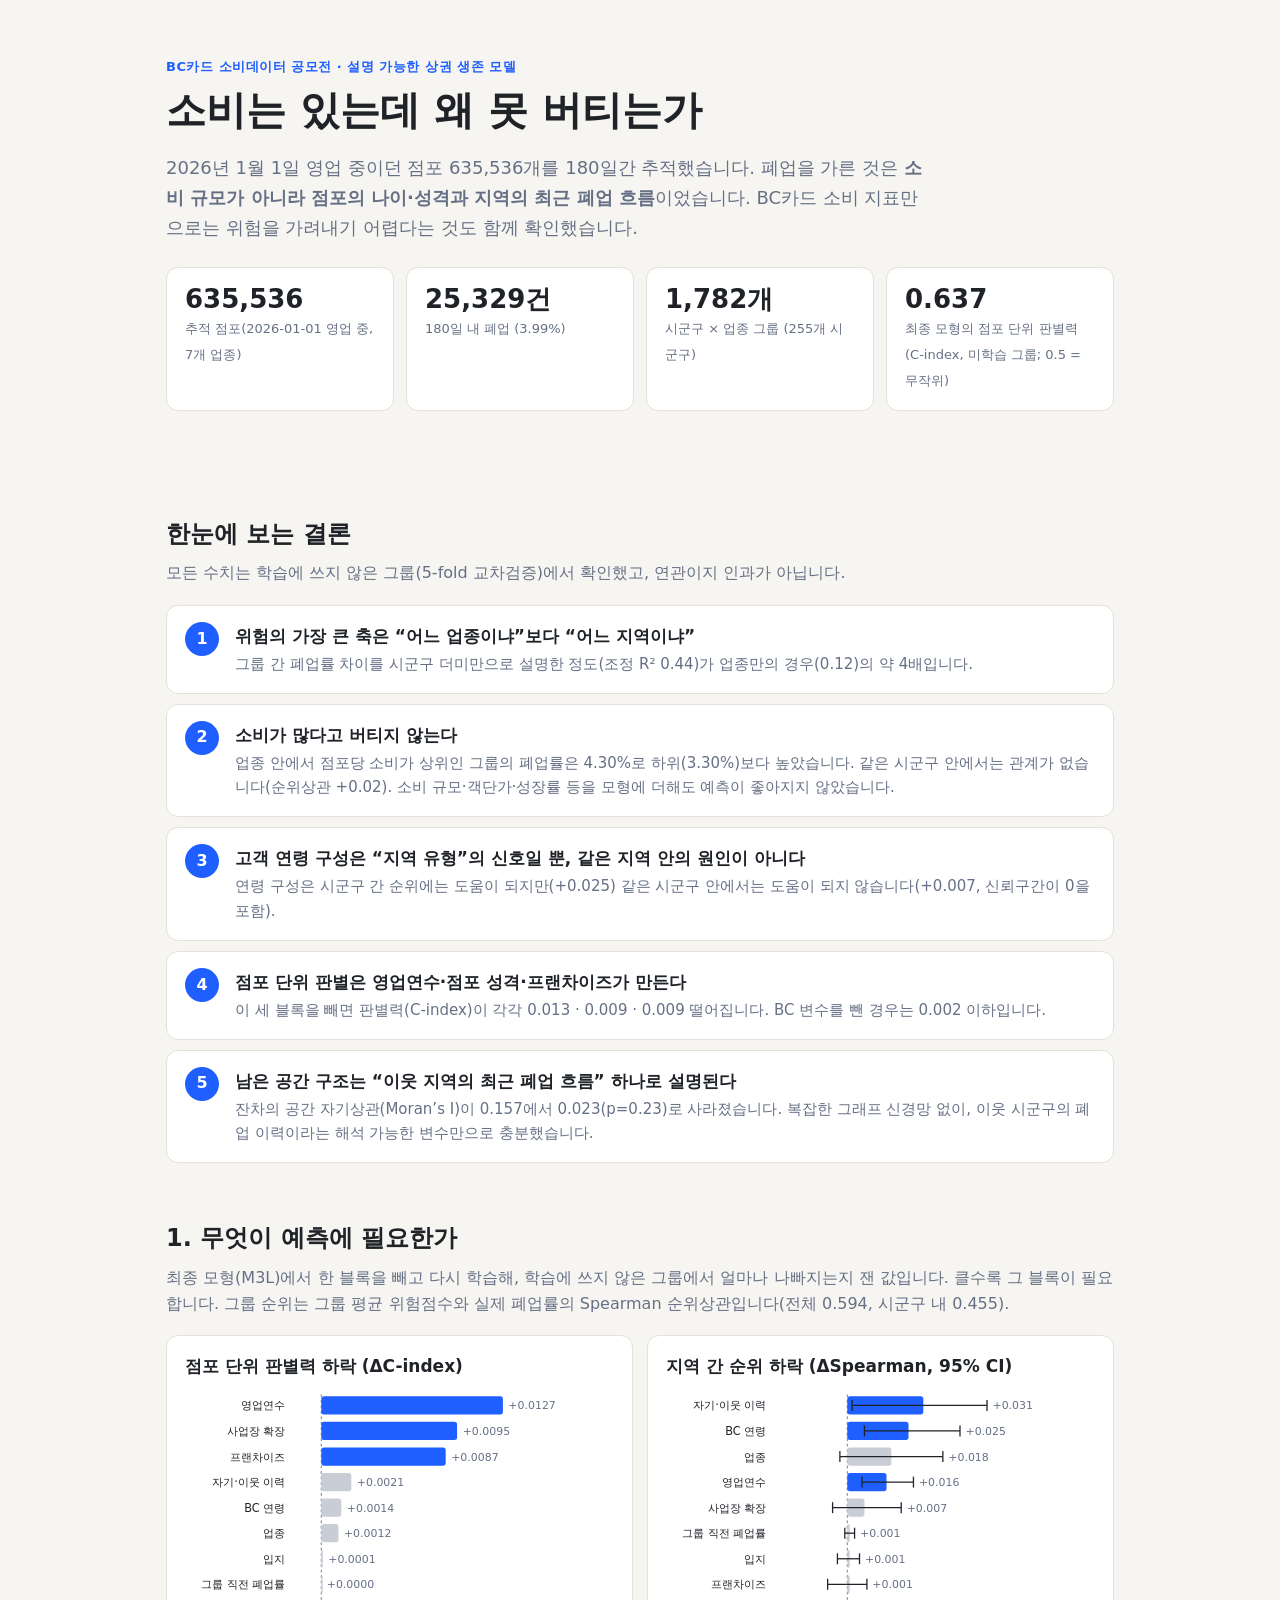
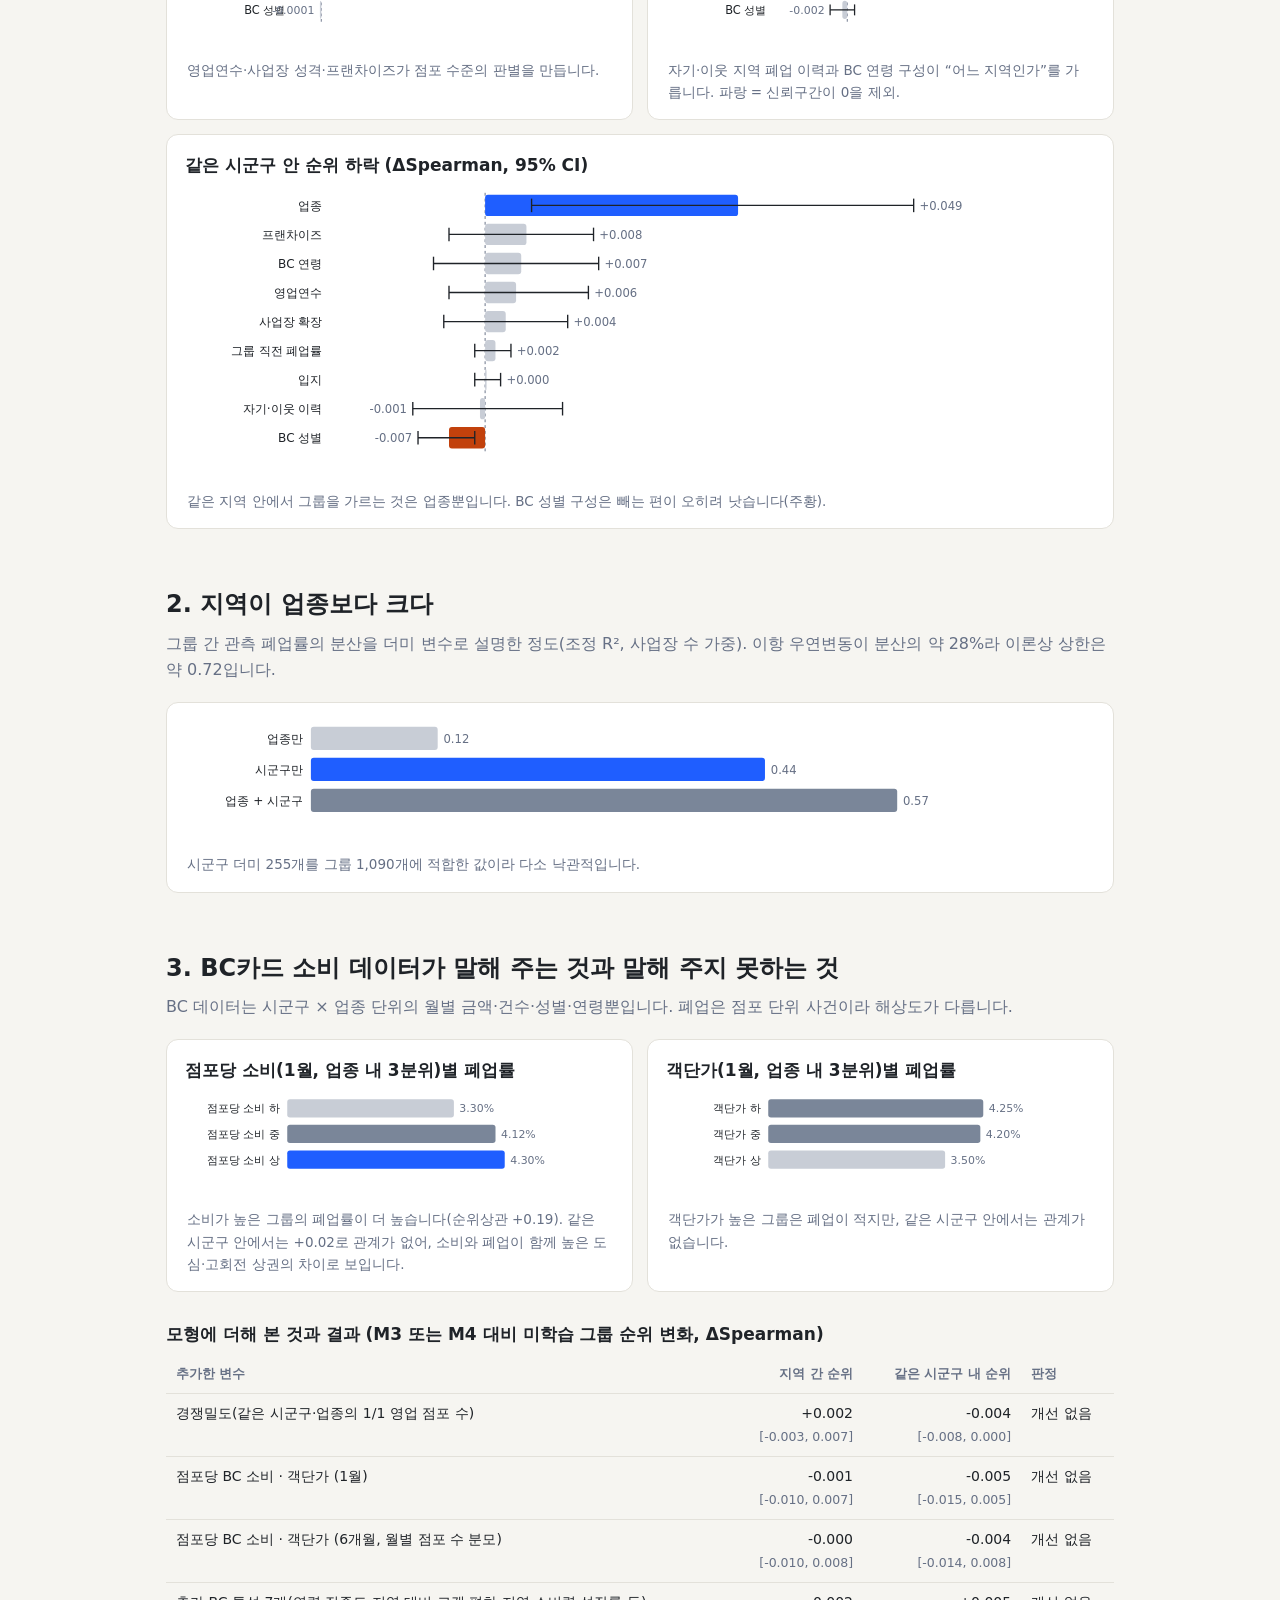
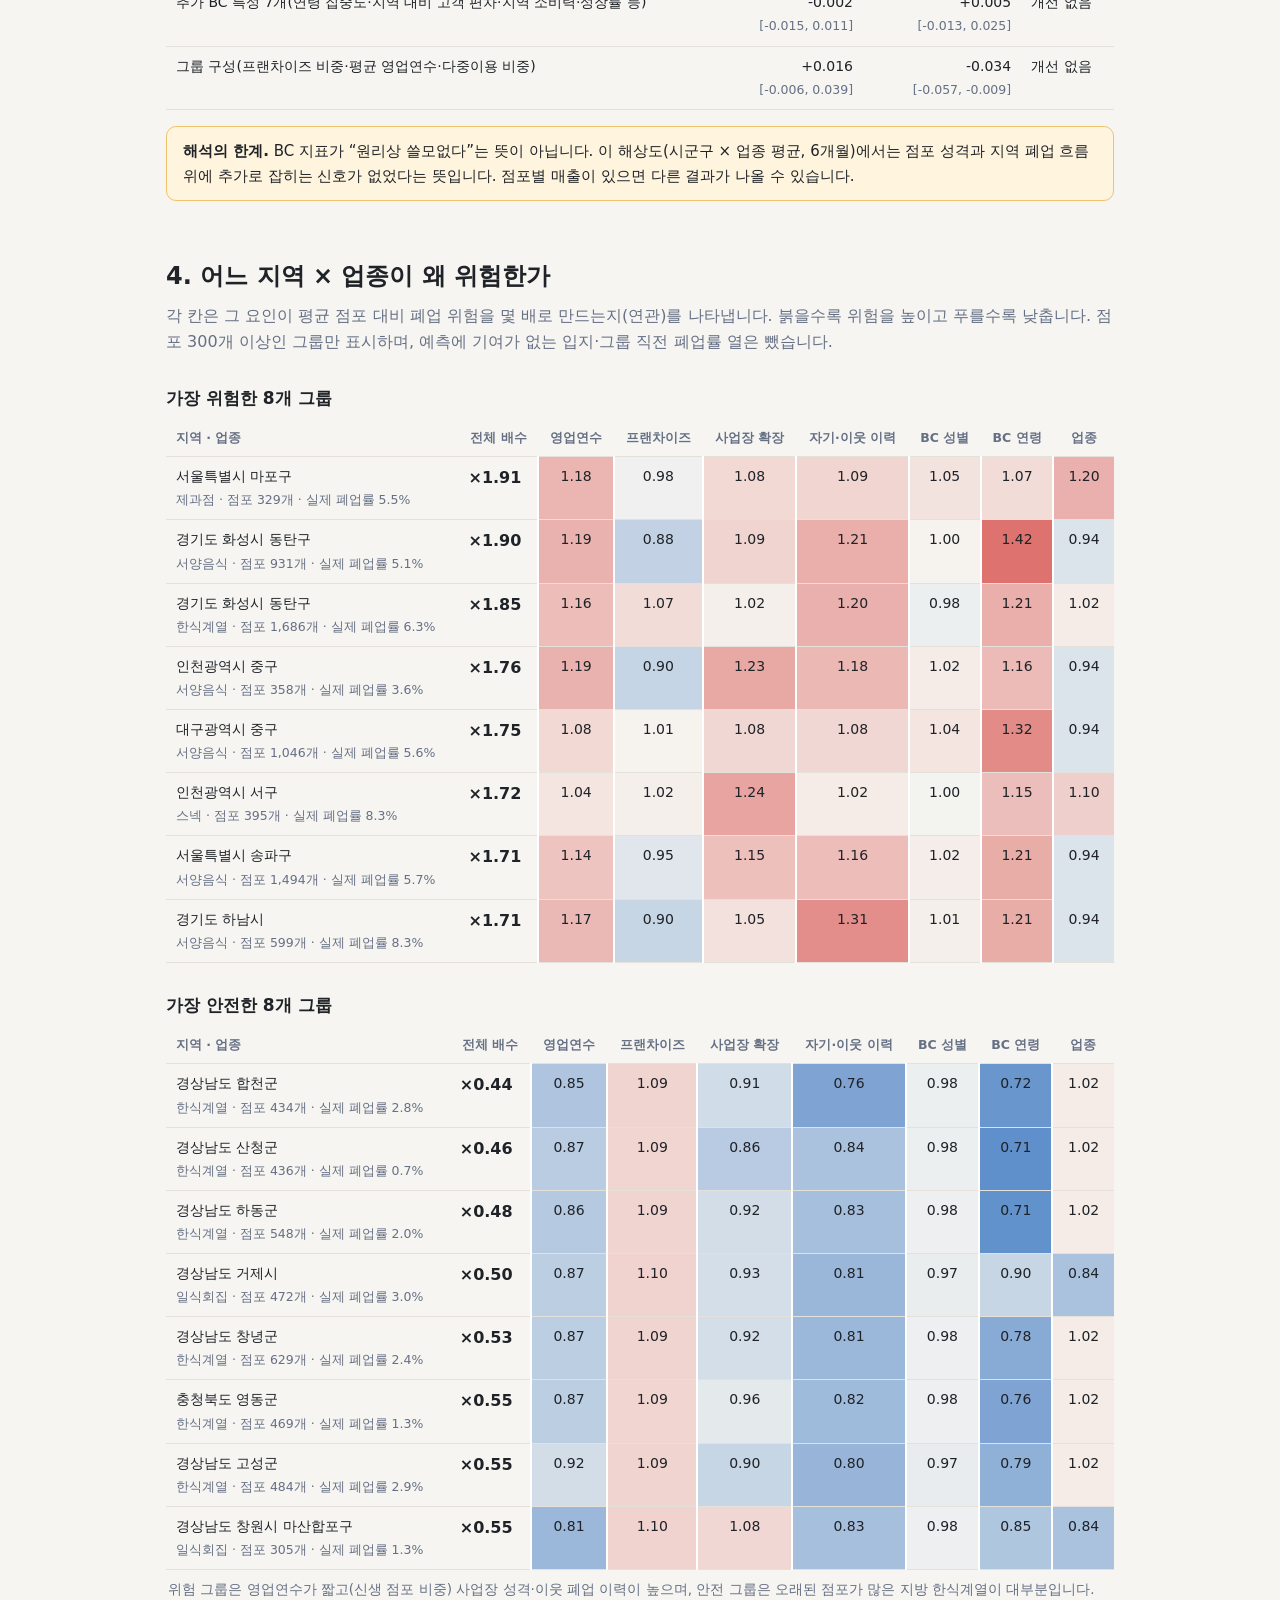
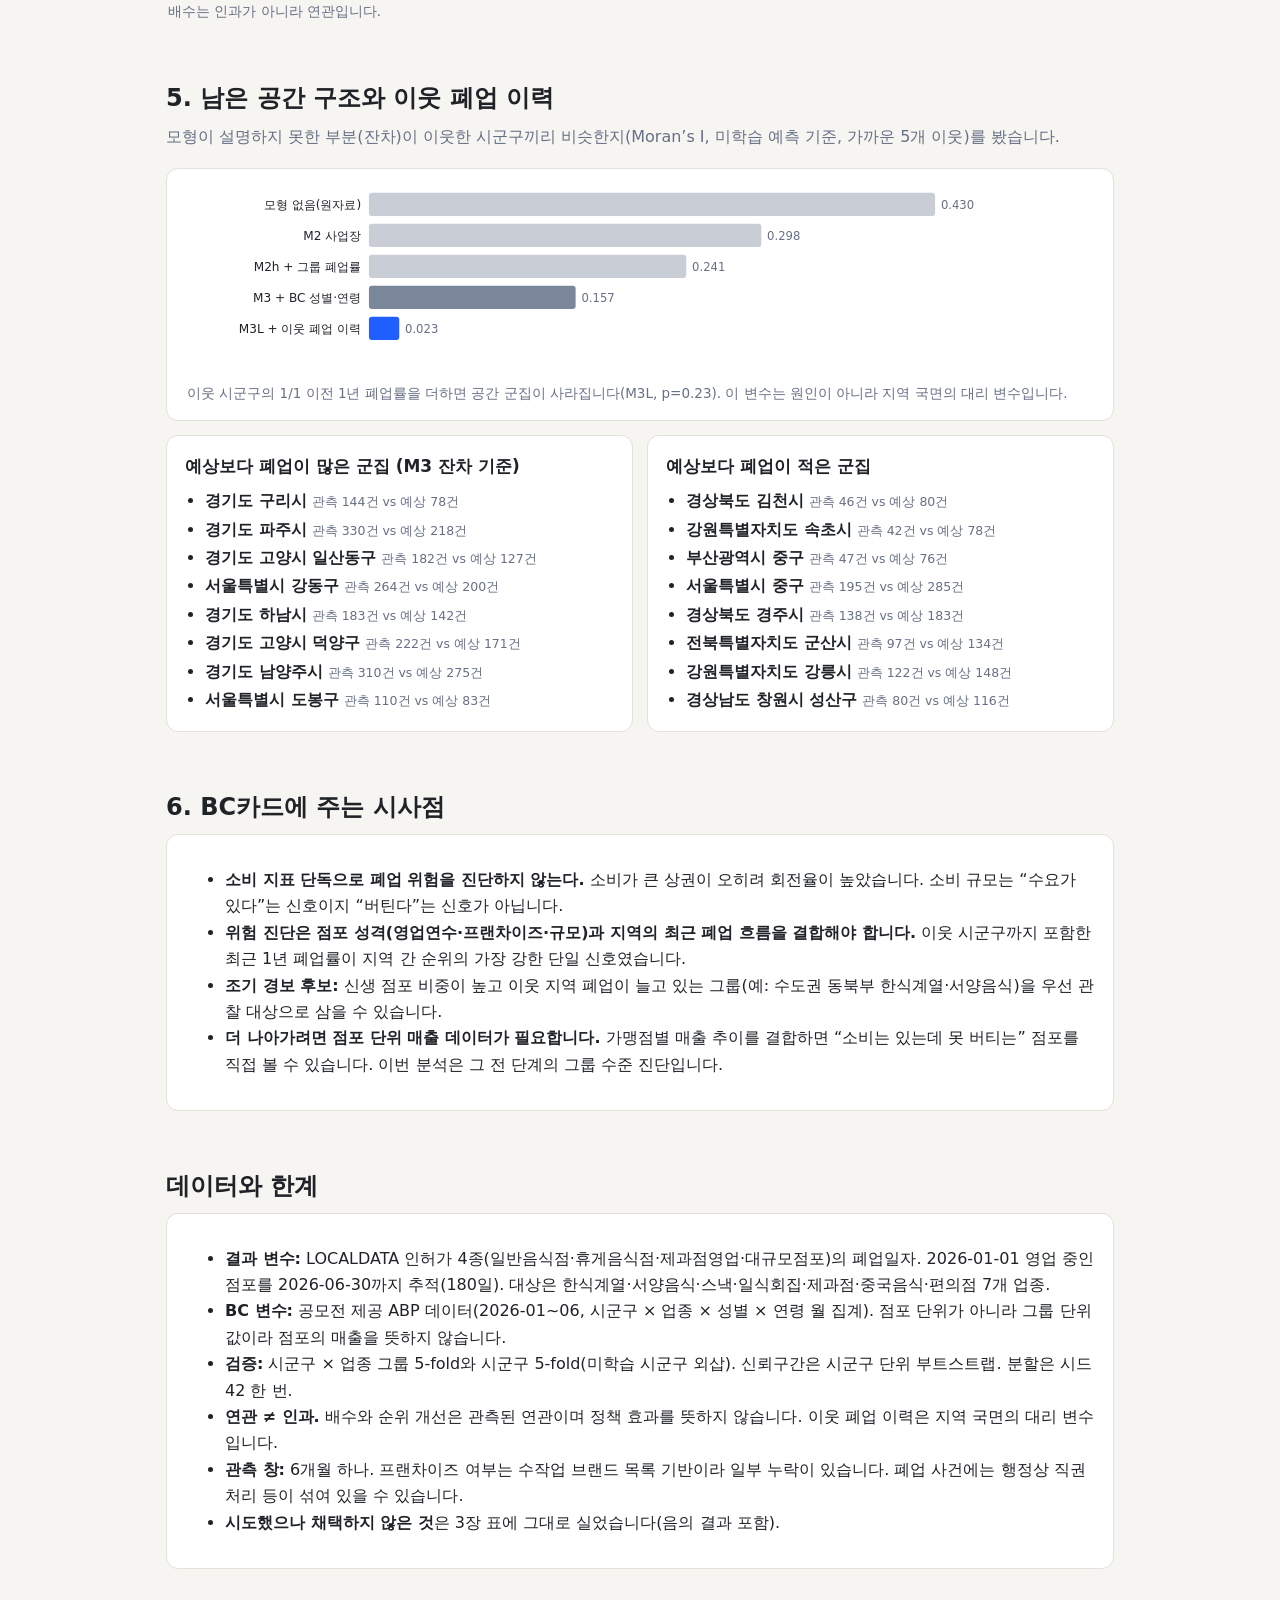
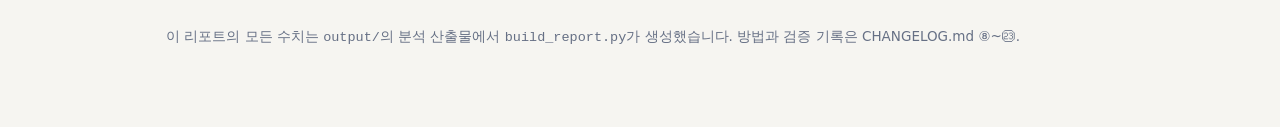
<file: report/index.html>
<!doctype html>
<html lang="ko"><head><meta charset="utf-8"><meta name="viewport" content="width=device-width,initial-scale=1">
<title>상권 생존 분석 리포트</title>
<style>
:root{--bg:#f6f5f1;--card:#fff;--fg:#1f2328;--sub:#667085;--line:#e3e1da;--acc:#1f5eff;--pos:#1f5eff;--neg:#c2410c;--ref:#7a8699;--muted:#c8cdd6;--warn:#fff4dd;--warnb:#f0c36d}
@media (prefers-color-scheme:dark){:root:not([data-theme="light"]){--bg:#14161a;--card:#1c1f25;--fg:#e8eaed;--sub:#9aa3b2;--line:#2d323b;--acc:#7aa2ff;--pos:#7aa2ff;--neg:#f59e6b;--ref:#7f8ba0;--muted:#3a404b;--warn:#2b2516;--warnb:#7a6320}}
*{box-sizing:border-box}
body{margin:0;background:var(--bg);color:var(--fg);font:16px/1.65 system-ui,-apple-system,"Segoe UI","Malgun Gothic","Apple SD Gothic Neo",sans-serif}
main{max-width:980px;margin:0 auto;padding:0 16px 80px}
header{padding:56px 0 24px}
.kicker{color:var(--acc);font-weight:700;letter-spacing:.04em;font-size:13px}
h1{font-size:clamp(26px,5vw,40px);line-height:1.25;margin:8px 0 12px}
.lead{font-size:18px;color:var(--sub);max-width:760px}
h2{font-size:24px;margin:56px 0 6px} h3{font-size:17px;margin:28px 0 8px}
.sec-sub{color:var(--sub);margin:0 0 18px}
.kpis{display:grid;grid-template-columns:repeat(auto-fit,minmax(170px,1fr));gap:12px;margin:24px 0}
.kpi,.card{background:var(--card);border:1px solid var(--line);border-radius:12px;padding:16px 18px}
.kpi b{display:block;font-size:26px;line-height:1.2} .kpi span{color:var(--sub);font-size:13px}
.finding{display:grid;grid-template-columns:38px 1fr;gap:12px;background:var(--card);border:1px solid var(--line);border-radius:12px;padding:16px 18px;margin:10px 0}
.finding .n{width:34px;height:34px;border-radius:50%;background:var(--acc);color:#fff;display:grid;place-items:center;font-weight:700}
.finding h4{margin:0 0 2px;font-size:17px} .finding p{margin:0;color:var(--sub);font-size:15px}
.cols{display:grid;grid-template-columns:repeat(auto-fit,minmax(300px,1fr));gap:14px}
.chart{width:100%;height:auto} .chart .lbl{fill:var(--fg);font-size:12.5px} .chart .val{fill:var(--sub);font-size:12px}
.chart .axis{stroke:var(--sub);stroke-width:1;stroke-dasharray:3 3} .chart .whisk{stroke:var(--fg);stroke-width:1.4}
.bar.pos{fill:var(--pos)} .bar.neg{fill:var(--neg)} .bar.ref{fill:var(--ref)} .bar.muted{fill:var(--muted)}
.cap{font-size:13.5px;color:var(--sub);margin:8px 2px 0}
.note{background:var(--warn);border:1px solid var(--warnb);border-radius:10px;padding:12px 16px;margin:16px 0;font-size:15px}
table{border-collapse:collapse;width:100%;font-size:14px} th,td{padding:8px 10px;border-bottom:1px solid var(--line);text-align:left;vertical-align:top}
th{color:var(--sub);font-weight:600;font-size:12.5px} .num{text-align:right;white-space:nowrap} .sub{color:var(--sub);font-size:12.5px}
.scroll{overflow-x:auto} table.grp td.chip{text-align:center;font-variant-numeric:tabular-nums;min-width:58px;border-left:2px solid var(--card)}
table.grp th{white-space:nowrap;text-align:center} table.grp th:first-child{text-align:left} .gname{min-width:210px} .tot{font-weight:700;font-size:16px;white-space:nowrap}
ul.reg{margin:6px 0 0;padding-left:20px} ul.reg li{margin:2px 0}
.pill{display:inline-block;padding:1px 8px;border-radius:999px;background:var(--line);font-size:12px;color:var(--sub);margin-right:4px}
footer{margin-top:56px;color:var(--sub);font-size:13.5px}
@media (max-width:560px){header{padding-top:32px} h2{font-size:21px}}
</style></head><body><main>
<header>
<div class="kicker">BC카드 소비데이터 공모전 · 설명 가능한 상권 생존 모델</div>
<h1>소비는 있는데 왜 못 버티는가</h1>
<p class="lead">2026년 1월 1일 영업 중이던 점포 635,536개를 180일간 추적했습니다. 폐업을 가른 것은 <b>소비 규모가 아니라 점포의 나이·성격과 지역의 최근 폐업 흐름</b>이었습니다. BC카드 소비 지표만으로는 위험을 가려내기 어렵다는 것도 함께 확인했습니다.</p>
<div class="kpis">
<div class="kpi"><b>635,536</b><span>추적 점포(2026-01-01 영업 중, 7개 업종)</span></div>
<div class="kpi"><b>25,329건</b><span>180일 내 폐업 (3.99%)</span></div>
<div class="kpi"><b>1,782개</b><span>시군구 × 업종 그룹 (255개 시군구)</span></div>
<div class="kpi"><b>0.637</b><span>최종 모형의 점포 단위 판별력(C-index, 미학습 그룹; 0.5 = 무작위)</span></div>
</div>
</header>

<h2>한눈에 보는 결론</h2>
<p class="sec-sub">모든 수치는 학습에 쓰지 않은 그룹(5-fold 교차검증)에서 확인했고, 연관이지 인과가 아닙니다.</p>
<div class="finding"><div class="n">1</div><div><h4>위험의 가장 큰 축은 “어느 업종이냐”보다 “어느 지역이냐”</h4>
<p>그룹 간 폐업률 차이를 시군구 더미만으로 설명한 정도(조정 R² 0.44)가 업종만의 경우(0.12)의 약 4배입니다.</p></div></div>
<div class="finding"><div class="n">2</div><div><h4>소비가 많다고 버티지 않는다</h4>
<p>업종 안에서 점포당 소비가 상위인 그룹의 폐업률은 4.30%로 하위(3.30%)보다 높았습니다. 같은 시군구 안에서는 관계가 없습니다(순위상관 +0.02). 소비 규모·객단가·성장률 등을 모형에 더해도 예측이 좋아지지 않았습니다.</p></div></div>
<div class="finding"><div class="n">3</div><div><h4>고객 연령 구성은 “지역 유형”의 신호일 뿐, 같은 지역 안의 원인이 아니다</h4>
<p>연령 구성은 시군구 간 순위에는 도움이 되지만(+0.025) 같은 시군구 안에서는 도움이 되지 않습니다(+0.007, 신뢰구간이 0을 포함).</p></div></div>
<div class="finding"><div class="n">4</div><div><h4>점포 단위 판별은 영업연수·점포 성격·프랜차이즈가 만든다</h4>
<p>이 세 블록을 빼면 판별력(C-index)이 각각 0.013 · 0.009 · 0.009 떨어집니다. BC 변수를 뺀 경우는 0.002 이하입니다.</p></div></div>
<div class="finding"><div class="n">5</div><div><h4>남은 공간 구조는 “이웃 지역의 최근 폐업 흐름” 하나로 설명된다</h4>
<p>잔차의 공간 자기상관(Moran’s I)이 0.157에서 0.023(p=0.23)로 사라졌습니다. 복잡한 그래프 신경망 없이, 이웃 시군구의 폐업 이력이라는 해석 가능한 변수만으로 충분했습니다.</p></div></div>

<h2>1. 무엇이 예측에 필요한가</h2>
<p class="sec-sub">최종 모형(M3L)에서 한 블록을 빼고 다시 학습해, 학습에 쓰지 않은 그룹에서 얼마나 나빠지는지 잰 값입니다. 클수록 그 블록이 필요합니다. 그룹 순위는 그룹 평균 위험점수와 실제 폐업률의 Spearman 순위상관입니다(전체 0.594, 시군구 내 0.455).</p>
<div class="cols">
<div class="card"><h3 style="margin-top:0">점포 단위 판별력 하락 (ΔC-index)</h3><svg viewBox="0 0 470 278" role="img" class="chart"><line x1="149.3" x2="149.3" y1="6" y2="258" class="axis"/><text x="110" y="22.4" text-anchor="end" class="lbl">영업연수</text><rect x="149.3" y="8" width="199.0" height="20" rx="3" class="bar pos"/><text x="354.3" y="22.4" text-anchor="start" class="val">+0.0127</text><text x="110" y="50.4" text-anchor="end" class="lbl">사업장 확장</text><rect x="149.3" y="36" width="148.8" height="20" rx="3" class="bar pos"/><text x="304.2" y="50.4" text-anchor="start" class="val">+0.0095</text><text x="110" y="78.4" text-anchor="end" class="lbl">프랜차이즈</text><rect x="149.3" y="64" width="136.3" height="20" rx="3" class="bar pos"/><text x="291.6" y="78.4" text-anchor="start" class="val">+0.0087</text><text x="110" y="106.4" text-anchor="end" class="lbl">자기·이웃 이력</text><rect x="149.3" y="92" width="32.9" height="20" rx="3" class="bar muted"/><text x="188.2" y="106.4" text-anchor="start" class="val">+0.0021</text><text x="110" y="134.4" text-anchor="end" class="lbl">BC 연령</text><rect x="149.3" y="120" width="21.9" height="20" rx="3" class="bar muted"/><text x="177.3" y="134.4" text-anchor="start" class="val">+0.0014</text><text x="110" y="162.4" text-anchor="end" class="lbl">업종</text><rect x="149.3" y="148" width="18.8" height="20" rx="3" class="bar muted"/><text x="174.1" y="162.4" text-anchor="start" class="val">+0.0012</text><text x="110" y="190.4" text-anchor="end" class="lbl">입지</text><rect x="149.3" y="176" width="1.6" height="20" rx="3" class="bar muted"/><text x="156.9" y="190.4" text-anchor="start" class="val">+0.0001</text><text x="110" y="218.4" text-anchor="end" class="lbl">그룹 직전 폐업률</text><rect x="149.3" y="204" width="1.5" height="20" rx="3" class="bar muted"/><text x="155.3" y="218.4" text-anchor="start" class="val">+0.0000</text><text x="110" y="246.4" text-anchor="end" class="lbl">BC 성별</text><rect x="147.8" y="232" width="1.6" height="20" rx="3" class="bar muted"/><text x="141.8" y="246.4" text-anchor="end" class="val">-0.0001</text></svg><p class="cap">영업연수·사업장 성격·프랜차이즈가 점포 수준의 판별을 만듭니다.</p></div>
<div class="card"><h3 style="margin-top:0">지역 간 순위 하락 (ΔSpearman, 95% CI)</h3><svg viewBox="0 0 470 278" role="img" class="chart"><line x1="198.6" x2="198.6" y1="6" y2="258" class="axis"/><text x="110" y="22.4" text-anchor="end" class="lbl">자기·이웃 이력</text><rect x="198.6" y="8" width="83.3" height="20" rx="3" class="bar pos"/><line x1="203.9" x2="351.7" y1="18.0" y2="18.0" class="whisk"/><line x1="203.9" x2="203.9" y1="12" y2="24" class="whisk"/><line x1="351.7" x2="351.7" y1="12" y2="24" class="whisk"/><text x="357.7" y="22.4" text-anchor="start" class="val">+0.031</text><text x="110" y="50.4" text-anchor="end" class="lbl">BC 연령</text><rect x="198.6" y="36" width="67.1" height="20" rx="3" class="bar pos"/><line x1="217.4" x2="322.1" y1="46.0" y2="46.0" class="whisk"/><line x1="217.4" x2="217.4" y1="40" y2="52" class="whisk"/><line x1="322.1" x2="322.1" y1="40" y2="52" class="whisk"/><text x="328.1" y="50.4" text-anchor="start" class="val">+0.025</text><text x="110" y="78.4" text-anchor="end" class="lbl">업종</text><rect x="198.6" y="64" width="48.3" height="20" rx="3" class="bar muted"/><line x1="190.5" x2="303.3" y1="74.0" y2="74.0" class="whisk"/><line x1="190.5" x2="190.5" y1="68" y2="80" class="whisk"/><line x1="303.3" x2="303.3" y1="68" y2="80" class="whisk"/><text x="309.3" y="78.4" text-anchor="start" class="val">+0.018</text><text x="110" y="106.4" text-anchor="end" class="lbl">영업연수</text><rect x="198.6" y="92" width="43.0" height="20" rx="3" class="bar pos"/><line x1="214.7" x2="271.1" y1="102.0" y2="102.0" class="whisk"/><line x1="214.7" x2="214.7" y1="96" y2="108" class="whisk"/><line x1="271.1" x2="271.1" y1="96" y2="108" class="whisk"/><text x="277.1" y="106.4" text-anchor="start" class="val">+0.016</text><text x="110" y="134.4" text-anchor="end" class="lbl">사업장 확장</text><rect x="198.6" y="120" width="18.8" height="20" rx="3" class="bar muted"/><line x1="182.5" x2="257.7" y1="130.0" y2="130.0" class="whisk"/><line x1="182.5" x2="182.5" y1="124" y2="136" class="whisk"/><line x1="257.7" x2="257.7" y1="124" y2="136" class="whisk"/><text x="263.7" y="134.4" text-anchor="start" class="val">+0.007</text><text x="110" y="162.4" text-anchor="end" class="lbl">그룹 직전 폐업률</text><rect x="198.6" y="148" width="2.7" height="20" rx="3" class="bar muted"/><line x1="195.9" x2="206.6" y1="158.0" y2="158.0" class="whisk"/><line x1="195.9" x2="195.9" y1="152" y2="164" class="whisk"/><line x1="206.6" x2="206.6" y1="152" y2="164" class="whisk"/><text x="212.6" y="162.4" text-anchor="start" class="val">+0.001</text><text x="110" y="190.4" text-anchor="end" class="lbl">입지</text><rect x="198.6" y="176" width="2.7" height="20" rx="3" class="bar muted"/><line x1="187.8" x2="212.0" y1="186.0" y2="186.0" class="whisk"/><line x1="187.8" x2="187.8" y1="180" y2="192" class="whisk"/><line x1="212.0" x2="212.0" y1="180" y2="192" class="whisk"/><text x="218.0" y="190.4" text-anchor="start" class="val">+0.001</text><text x="110" y="218.4" text-anchor="end" class="lbl">프랜차이즈</text><rect x="198.6" y="204" width="2.7" height="20" rx="3" class="bar muted"/><line x1="177.1" x2="220.1" y1="214.0" y2="214.0" class="whisk"/><line x1="177.1" x2="177.1" y1="208" y2="220" class="whisk"/><line x1="220.1" x2="220.1" y1="208" y2="220" class="whisk"/><text x="226.1" y="218.4" text-anchor="start" class="val">+0.001</text><text x="110" y="246.4" text-anchor="end" class="lbl">BC 성별</text><rect x="193.2" y="232" width="5.4" height="20" rx="3" class="bar muted"/><line x1="179.8" x2="206.6" y1="242.0" y2="242.0" class="whisk"/><line x1="179.8" x2="179.8" y1="236" y2="248" class="whisk"/><line x1="206.6" x2="206.6" y1="236" y2="248" class="whisk"/><text x="173.8" y="246.4" text-anchor="end" class="val">-0.002</text></svg><p class="cap">자기·이웃 지역 폐업 이력과 BC 연령 구성이 “어느 지역인가”를 가릅니다. 파랑 = 신뢰구간이 0을 제외.</p></div>
</div>
<div class="card" style="margin-top:14px"><h3 style="margin-top:0">같은 시군구 안 순위 하락 (ΔSpearman, 95% CI)</h3><svg viewBox="0 0 940 296" role="img" class="chart"><line x1="310.0" x2="310.0" y1="6" y2="276" class="axis"/><text x="142" y="23.8" text-anchor="end" class="lbl">업종</text><rect x="310.0" y="8" width="261.3" height="22" rx="3" class="bar pos"/><line x1="358.0" x2="752.7" y1="19.0" y2="19.0" class="whisk"/><line x1="358.0" x2="358.0" y1="12" y2="26" class="whisk"/><line x1="752.7" x2="752.7" y1="12" y2="26" class="whisk"/><text x="758.7" y="23.8" text-anchor="start" class="val">+0.049</text><text x="142" y="53.8" text-anchor="end" class="lbl">프랜차이즈</text><rect x="310.0" y="38" width="42.7" height="22" rx="3" class="bar muted"/><line x1="272.7" x2="422.0" y1="49.0" y2="49.0" class="whisk"/><line x1="272.7" x2="272.7" y1="42" y2="56" class="whisk"/><line x1="422.0" x2="422.0" y1="42" y2="56" class="whisk"/><text x="428.0" y="53.8" text-anchor="start" class="val">+0.008</text><text x="142" y="83.8" text-anchor="end" class="lbl">BC 연령</text><rect x="310.0" y="68" width="37.3" height="22" rx="3" class="bar muted"/><line x1="256.7" x2="427.3" y1="79.0" y2="79.0" class="whisk"/><line x1="256.7" x2="256.7" y1="72" y2="86" class="whisk"/><line x1="427.3" x2="427.3" y1="72" y2="86" class="whisk"/><text x="433.3" y="83.8" text-anchor="start" class="val">+0.007</text><text x="142" y="113.8" text-anchor="end" class="lbl">영업연수</text><rect x="310.0" y="98" width="32.0" height="22" rx="3" class="bar muted"/><line x1="272.7" x2="416.7" y1="109.0" y2="109.0" class="whisk"/><line x1="272.7" x2="272.7" y1="102" y2="116" class="whisk"/><line x1="416.7" x2="416.7" y1="102" y2="116" class="whisk"/><text x="422.7" y="113.8" text-anchor="start" class="val">+0.006</text><text x="142" y="143.8" text-anchor="end" class="lbl">사업장 확장</text><rect x="310.0" y="128" width="21.3" height="22" rx="3" class="bar muted"/><line x1="267.3" x2="395.3" y1="139.0" y2="139.0" class="whisk"/><line x1="267.3" x2="267.3" y1="132" y2="146" class="whisk"/><line x1="395.3" x2="395.3" y1="132" y2="146" class="whisk"/><text x="401.3" y="143.8" text-anchor="start" class="val">+0.004</text><text x="142" y="173.8" text-anchor="end" class="lbl">그룹 직전 폐업률</text><rect x="310.0" y="158" width="10.7" height="22" rx="3" class="bar muted"/><line x1="299.3" x2="336.7" y1="169.0" y2="169.0" class="whisk"/><line x1="299.3" x2="299.3" y1="162" y2="176" class="whisk"/><line x1="336.7" x2="336.7" y1="162" y2="176" class="whisk"/><text x="342.7" y="173.8" text-anchor="start" class="val">+0.002</text><text x="142" y="203.8" text-anchor="end" class="lbl">입지</text><rect x="310.0" y="188" width="1.5" height="22" rx="3" class="bar muted"/><line x1="299.3" x2="326.0" y1="199.0" y2="199.0" class="whisk"/><line x1="299.3" x2="299.3" y1="192" y2="206" class="whisk"/><line x1="326.0" x2="326.0" y1="192" y2="206" class="whisk"/><text x="332.0" y="203.8" text-anchor="start" class="val">+0.000</text><text x="142" y="233.8" text-anchor="end" class="lbl">자기·이웃 이력</text><rect x="304.7" y="218" width="5.3" height="22" rx="3" class="bar muted"/><line x1="235.3" x2="390.0" y1="229.0" y2="229.0" class="whisk"/><line x1="235.3" x2="235.3" y1="222" y2="236" class="whisk"/><line x1="390.0" x2="390.0" y1="222" y2="236" class="whisk"/><text x="229.3" y="233.8" text-anchor="end" class="val">-0.001</text><text x="142" y="263.8" text-anchor="end" class="lbl">BC 성별</text><rect x="272.7" y="248" width="37.3" height="22" rx="3" class="bar neg"/><line x1="240.7" x2="299.3" y1="259.0" y2="259.0" class="whisk"/><line x1="240.7" x2="240.7" y1="252" y2="266" class="whisk"/><line x1="299.3" x2="299.3" y1="252" y2="266" class="whisk"/><text x="234.7" y="263.8" text-anchor="end" class="val">-0.007</text></svg><p class="cap">같은 지역 안에서 그룹을 가르는 것은 업종뿐입니다. BC 성별 구성은 빼는 편이 오히려 낫습니다(주황).</p></div>

<h2>2. 지역이 업종보다 크다</h2>
<p class="sec-sub">그룹 간 관측 폐업률의 분산을 더미 변수로 설명한 정도(조정 R², 사업장 수 가중). 이항 우연변동이 분산의 약 28%라 이론상 상한은 약 0.72입니다.</p>
<div class="card"><svg viewBox="0 0 940 122" role="img" class="chart"><text x="122" y="25.3" text-anchor="end" class="lbl">업종만</text><rect x="130.0" y="8" width="131.0" height="24" rx="3" class="bar muted"/><text x="267.0" y="25.3" text-anchor="start" class="val">0.12</text><text x="122" y="57.3" text-anchor="end" class="lbl">시군구만</text><rect x="130.0" y="40" width="469.1" height="24" rx="3" class="bar pos"/><text x="605.1" y="57.3" text-anchor="start" class="val">0.44</text><text x="122" y="89.3" text-anchor="end" class="lbl">업종 + 시군구</text><rect x="130.0" y="72" width="605.7" height="24" rx="3" class="bar ref"/><text x="741.7" y="89.3" text-anchor="start" class="val">0.57</text></svg><p class="cap">시군구 더미 255개를 그룹 1,090개에 적합한 값이라 다소 낙관적입니다.</p></div>

<h2>3. BC카드 소비 데이터가 말해 주는 것과 말해 주지 못하는 것</h2>
<p class="sec-sub">BC 데이터는 시군구 × 업종 단위의 월별 금액·건수·성별·연령뿐입니다. 폐업은 점포 단위 사건이라 해상도가 다릅니다.</p>
<div class="cols">
<div class="card"><h3 style="margin-top:0">점포당 소비(1월, 업종 내 3분위)별 폐업률</h3><svg viewBox="0 0 470 110" role="img" class="chart"><text x="104" y="22.4" text-anchor="end" class="lbl">점포당 소비 하</text><rect x="112.0" y="8" width="182.6" height="20" rx="3" class="bar muted"/><text x="300.6" y="22.4" text-anchor="start" class="val">3.30%</text><text x="104" y="50.4" text-anchor="end" class="lbl">점포당 소비 중</text><rect x="112.0" y="36" width="228.2" height="20" rx="3" class="bar ref"/><text x="346.2" y="50.4" text-anchor="start" class="val">4.12%</text><text x="104" y="78.4" text-anchor="end" class="lbl">점포당 소비 상</text><rect x="112.0" y="64" width="238.3" height="20" rx="3" class="bar pos"/><text x="356.3" y="78.4" text-anchor="start" class="val">4.30%</text></svg><p class="cap">소비가 높은 그룹의 폐업률이 더 높습니다(순위상관 +0.19). 같은 시군구 안에서는 +0.02로 관계가 없어, 소비와 폐업이 함께 높은 도심·고회전 상권의 차이로 보입니다.</p></div>
<div class="card"><h3 style="margin-top:0">객단가(1월, 업종 내 3분위)별 폐업률</h3><svg viewBox="0 0 470 110" role="img" class="chart"><text x="104" y="22.4" text-anchor="end" class="lbl">객단가 하</text><rect x="112.0" y="8" width="235.6" height="20" rx="3" class="bar ref"/><text x="353.6" y="22.4" text-anchor="start" class="val">4.25%</text><text x="104" y="50.4" text-anchor="end" class="lbl">객단가 중</text><rect x="112.0" y="36" width="232.4" height="20" rx="3" class="bar ref"/><text x="350.4" y="50.4" text-anchor="start" class="val">4.20%</text><text x="104" y="78.4" text-anchor="end" class="lbl">객단가 상</text><rect x="112.0" y="64" width="193.8" height="20" rx="3" class="bar muted"/><text x="311.8" y="78.4" text-anchor="start" class="val">3.50%</text></svg><p class="cap">객단가가 높은 그룹은 폐업이 적지만, 같은 시군구 안에서는 관계가 없습니다.</p></div>
</div>
<h3>모형에 더해 본 것과 결과 (M3 또는 M4 대비 미학습 그룹 순위 변화, ΔSpearman)</h3>
<div class="scroll"><table><thead><tr><th>추가한 변수</th><th class="num">지역 간 순위</th><th class="num">같은 시군구 내 순위</th><th>판정</th></tr></thead><tbody><tr><td>경쟁밀도(같은 시군구·업종의 1/1 영업 점포 수)</td><td class="num">+0.002<br><span class="sub">[-0.003, 0.007]</span></td><td class="num">-0.004<br><span class="sub">[-0.008, 0.000]</span></td><td>개선 없음</td></tr><tr><td>점포당 BC 소비 · 객단가 (1월)</td><td class="num">-0.001<br><span class="sub">[-0.010, 0.007]</span></td><td class="num">-0.005<br><span class="sub">[-0.015, 0.005]</span></td><td>개선 없음</td></tr><tr><td>점포당 BC 소비 · 객단가 (6개월, 월별 점포 수 분모)</td><td class="num">-0.000<br><span class="sub">[-0.010, 0.008]</span></td><td class="num">-0.004<br><span class="sub">[-0.014, 0.008]</span></td><td>개선 없음</td></tr><tr><td>추가 BC 특성 7개(연령 집중도·지역 대비 고객 편차·지역 소비력·성장률 등)</td><td class="num">-0.002<br><span class="sub">[-0.015, 0.011]</span></td><td class="num">+0.005<br><span class="sub">[-0.013, 0.025]</span></td><td>개선 없음</td></tr><tr><td>그룹 구성(프랜차이즈 비중·평균 영업연수·다중이용 비중)</td><td class="num">+0.016<br><span class="sub">[-0.006, 0.039]</span></td><td class="num">-0.034<br><span class="sub">[-0.057, -0.009]</span></td><td>개선 없음</td></tr></tbody></table></div>
<div class="note"><b>해석의 한계.</b> BC 지표가 “원리상 쓸모없다”는 뜻이 아닙니다. 이 해상도(시군구 × 업종 평균, 6개월)에서는 점포 성격과 지역 폐업 흐름 위에 추가로 잡히는 신호가 없었다는 뜻입니다. 점포별 매출이 있으면 다른 결과가 나올 수 있습니다.</div>

<h2>4. 어느 지역 × 업종이 왜 위험한가</h2>
<p class="sec-sub">각 칸은 그 요인이 평균 점포 대비 폐업 위험을 몇 배로 만드는지(연관)를 나타냅니다. 붉을수록 위험을 높이고 푸를수록 낮춥니다. 점포 300개 이상인 그룹만 표시하며, 예측에 기여가 없는 입지·그룹 직전 폐업률 열은 뺐습니다.</p>
<h3>가장 위험한 8개 그룹</h3><div class="scroll"><table class="grp"><thead><tr><th>지역 · 업종</th><th>전체 배수</th><th>영업연수</th><th>프랜차이즈</th><th>사업장 확장</th><th>자기·이웃 이력</th><th>BC 성별</th><th>BC 연령</th><th>업종</th></tr></thead><tbody><tr><td class="gname">서울특별시 마포구<br><span class="sub">제과점 · 점포 329개 · 실제 폐업률 5.5%</span></td><td class="tot">×1.91</td><td class="chip" style="background:rgba(214,69,65,0.36)">1.18</td><td class="chip" style="background:rgba(45,110,190,0.03)">0.98</td><td class="chip" style="background:rgba(214,69,65,0.16)">1.08</td><td class="chip" style="background:rgba(214,69,65,0.18)">1.09</td><td class="chip" style="background:rgba(214,69,65,0.10)">1.05</td><td class="chip" style="background:rgba(214,69,65,0.14)">1.07</td><td class="chip" style="background:rgba(214,69,65,0.39)">1.20</td></tr><tr><td class="gname">경기도 화성시 동탄구<br><span class="sub">서양음식 · 점포 931개 · 실제 폐업률 5.1%</span></td><td class="tot">×1.90</td><td class="chip" style="background:rgba(214,69,65,0.38)">1.19</td><td class="chip" style="background:rgba(45,110,190,0.26)">0.88</td><td class="chip" style="background:rgba(214,69,65,0.19)">1.09</td><td class="chip" style="background:rgba(214,69,65,0.40)">1.21</td><td class="chip" style="background:rgba(214,69,65,0.01)">1.00</td><td class="chip" style="background:rgba(214,69,65,0.74)">1.42</td><td class="chip" style="background:rgba(45,110,190,0.13)">0.94</td></tr><tr><td class="gname">경기도 화성시 동탄구<br><span class="sub">한식계열 · 점포 1,686개 · 실제 폐업률 6.3%</span></td><td class="tot">×1.85</td><td class="chip" style="background:rgba(214,69,65,0.32)">1.16</td><td class="chip" style="background:rgba(214,69,65,0.14)">1.07</td><td class="chip" style="background:rgba(214,69,65,0.03)">1.02</td><td class="chip" style="background:rgba(214,69,65,0.39)">1.20</td><td class="chip" style="background:rgba(45,110,190,0.05)">0.98</td><td class="chip" style="background:rgba(214,69,65,0.40)">1.21</td><td class="chip" style="background:rgba(214,69,65,0.05)">1.02</td></tr><tr><td class="gname">인천광역시 중구<br><span class="sub">서양음식 · 점포 358개 · 실제 폐업률 3.6%</span></td><td class="tot">×1.76</td><td class="chip" style="background:rgba(214,69,65,0.38)">1.19</td><td class="chip" style="background:rgba(45,110,190,0.24)">0.90</td><td class="chip" style="background:rgba(214,69,65,0.44)">1.23</td><td class="chip" style="background:rgba(214,69,65,0.35)">1.18</td><td class="chip" style="background:rgba(214,69,65,0.05)">1.02</td><td class="chip" style="background:rgba(214,69,65,0.33)">1.16</td><td class="chip" style="background:rgba(45,110,190,0.13)">0.94</td></tr><tr><td class="gname">대구광역시 중구<br><span class="sub">서양음식 · 점포 1,046개 · 실제 폐업률 5.6%</span></td><td class="tot">×1.75</td><td class="chip" style="background:rgba(214,69,65,0.16)">1.08</td><td class="chip" style="background:rgba(214,69,65,0.01)">1.01</td><td class="chip" style="background:rgba(214,69,65,0.17)">1.08</td><td class="chip" style="background:rgba(214,69,65,0.17)">1.08</td><td class="chip" style="background:rgba(214,69,65,0.09)">1.04</td><td class="chip" style="background:rgba(214,69,65,0.60)">1.32</td><td class="chip" style="background:rgba(45,110,190,0.13)">0.94</td></tr><tr><td class="gname">인천광역시 서구<br><span class="sub">스넥 · 점포 395개 · 실제 폐업률 8.3%</span></td><td class="tot">×1.72</td><td class="chip" style="background:rgba(214,69,65,0.09)">1.04</td><td class="chip" style="background:rgba(214,69,65,0.03)">1.02</td><td class="chip" style="background:rgba(214,69,65,0.46)">1.24</td><td class="chip" style="background:rgba(214,69,65,0.05)">1.02</td><td class="chip" style="background:rgba(45,110,190,0.01)">1.00</td><td class="chip" style="background:rgba(214,69,65,0.31)">1.15</td><td class="chip" style="background:rgba(214,69,65,0.21)">1.10</td></tr><tr><td class="gname">서울특별시 송파구<br><span class="sub">서양음식 · 점포 1,494개 · 실제 폐업률 5.7%</span></td><td class="tot">×1.71</td><td class="chip" style="background:rgba(214,69,65,0.28)">1.14</td><td class="chip" style="background:rgba(45,110,190,0.11)">0.95</td><td class="chip" style="background:rgba(214,69,65,0.30)">1.15</td><td class="chip" style="background:rgba(214,69,65,0.32)">1.16</td><td class="chip" style="background:rgba(214,69,65,0.04)">1.02</td><td class="chip" style="background:rgba(214,69,65,0.41)">1.21</td><td class="chip" style="background:rgba(45,110,190,0.13)">0.94</td></tr><tr><td class="gname">경기도 하남시<br><span class="sub">서양음식 · 점포 599개 · 실제 폐업률 8.3%</span></td><td class="tot">×1.71</td><td class="chip" style="background:rgba(214,69,65,0.34)">1.17</td><td class="chip" style="background:rgba(45,110,190,0.23)">0.90</td><td class="chip" style="background:rgba(214,69,65,0.11)">1.05</td><td class="chip" style="background:rgba(214,69,65,0.58)">1.31</td><td class="chip" style="background:rgba(214,69,65,0.03)">1.01</td><td class="chip" style="background:rgba(214,69,65,0.41)">1.21</td><td class="chip" style="background:rgba(45,110,190,0.13)">0.94</td></tr></tbody></table></div>
<h3>가장 안전한 8개 그룹</h3><div class="scroll"><table class="grp"><thead><tr><th>지역 · 업종</th><th>전체 배수</th><th>영업연수</th><th>프랜차이즈</th><th>사업장 확장</th><th>자기·이웃 이력</th><th>BC 성별</th><th>BC 연령</th><th>업종</th></tr></thead><tbody><tr><td class="gname">경상남도 합천군<br><span class="sub">한식계열 · 점포 434개 · 실제 폐업률 2.8%</span></td><td class="tot">×0.44</td><td class="chip" style="background:rgba(45,110,190,0.36)">0.85</td><td class="chip" style="background:rgba(214,69,65,0.19)">1.09</td><td class="chip" style="background:rgba(45,110,190,0.19)">0.91</td><td class="chip" style="background:rgba(45,110,190,0.59)">0.76</td><td class="chip" style="background:rgba(45,110,190,0.05)">0.98</td><td class="chip" style="background:rgba(45,110,190,0.70)">0.72</td><td class="chip" style="background:rgba(214,69,65,0.05)">1.02</td></tr><tr><td class="gname">경상남도 산청군<br><span class="sub">한식계열 · 점포 436개 · 실제 폐업률 0.7%</span></td><td class="tot">×0.46</td><td class="chip" style="background:rgba(45,110,190,0.30)">0.87</td><td class="chip" style="background:rgba(214,69,65,0.18)">1.09</td><td class="chip" style="background:rgba(45,110,190,0.31)">0.86</td><td class="chip" style="background:rgba(45,110,190,0.38)">0.84</td><td class="chip" style="background:rgba(45,110,190,0.05)">0.98</td><td class="chip" style="background:rgba(45,110,190,0.74)">0.71</td><td class="chip" style="background:rgba(214,69,65,0.05)">1.02</td></tr><tr><td class="gname">경상남도 하동군<br><span class="sub">한식계열 · 점포 548개 · 실제 폐업률 2.0%</span></td><td class="tot">×0.48</td><td class="chip" style="background:rgba(45,110,190,0.32)">0.86</td><td class="chip" style="background:rgba(214,69,65,0.19)">1.09</td><td class="chip" style="background:rgba(45,110,190,0.18)">0.92</td><td class="chip" style="background:rgba(45,110,190,0.40)">0.83</td><td class="chip" style="background:rgba(45,110,190,0.04)">0.98</td><td class="chip" style="background:rgba(45,110,190,0.73)">0.71</td><td class="chip" style="background:rgba(214,69,65,0.05)">1.02</td></tr><tr><td class="gname">경상남도 거제시<br><span class="sub">일식회집 · 점포 472개 · 실제 폐업률 3.0%</span></td><td class="tot">×0.50</td><td class="chip" style="background:rgba(45,110,190,0.29)">0.87</td><td class="chip" style="background:rgba(214,69,65,0.20)">1.10</td><td class="chip" style="background:rgba(45,110,190,0.17)">0.93</td><td class="chip" style="background:rgba(45,110,190,0.46)">0.81</td><td class="chip" style="background:rgba(45,110,190,0.06)">0.97</td><td class="chip" style="background:rgba(45,110,190,0.23)">0.90</td><td class="chip" style="background:rgba(45,110,190,0.38)">0.84</td></tr><tr><td class="gname">경상남도 창녕군<br><span class="sub">한식계열 · 점포 629개 · 실제 폐업률 2.4%</span></td><td class="tot">×0.53</td><td class="chip" style="background:rgba(45,110,190,0.29)">0.87</td><td class="chip" style="background:rgba(214,69,65,0.19)">1.09</td><td class="chip" style="background:rgba(45,110,190,0.17)">0.92</td><td class="chip" style="background:rgba(45,110,190,0.45)">0.81</td><td class="chip" style="background:rgba(45,110,190,0.04)">0.98</td><td class="chip" style="background:rgba(45,110,190,0.54)">0.78</td><td class="chip" style="background:rgba(214,69,65,0.05)">1.02</td></tr><tr><td class="gname">충청북도 영동군<br><span class="sub">한식계열 · 점포 469개 · 실제 폐업률 1.3%</span></td><td class="tot">×0.55</td><td class="chip" style="background:rgba(45,110,190,0.29)">0.87</td><td class="chip" style="background:rgba(214,69,65,0.18)">1.09</td><td class="chip" style="background:rgba(45,110,190,0.09)">0.96</td><td class="chip" style="background:rgba(45,110,190,0.43)">0.82</td><td class="chip" style="background:rgba(45,110,190,0.04)">0.98</td><td class="chip" style="background:rgba(45,110,190,0.59)">0.76</td><td class="chip" style="background:rgba(214,69,65,0.05)">1.02</td></tr><tr><td class="gname">경상남도 고성군<br><span class="sub">한식계열 · 점포 484개 · 실제 폐업률 2.9%</span></td><td class="tot">×0.55</td><td class="chip" style="background:rgba(45,110,190,0.18)">0.92</td><td class="chip" style="background:rgba(214,69,65,0.19)">1.09</td><td class="chip" style="background:rgba(45,110,190,0.23)">0.90</td><td class="chip" style="background:rgba(45,110,190,0.47)">0.80</td><td class="chip" style="background:rgba(45,110,190,0.07)">0.97</td><td class="chip" style="background:rgba(45,110,190,0.51)">0.79</td><td class="chip" style="background:rgba(214,69,65,0.05)">1.02</td></tr><tr><td class="gname">경상남도 창원시 마산합포구<br><span class="sub">일식회집 · 점포 305개 · 실제 폐업률 1.3%</span></td><td class="tot">×0.55</td><td class="chip" style="background:rgba(45,110,190,0.45)">0.81</td><td class="chip" style="background:rgba(214,69,65,0.20)">1.10</td><td class="chip" style="background:rgba(214,69,65,0.17)">1.08</td><td class="chip" style="background:rgba(45,110,190,0.40)">0.83</td><td class="chip" style="background:rgba(45,110,190,0.04)">0.98</td><td class="chip" style="background:rgba(45,110,190,0.35)">0.85</td><td class="chip" style="background:rgba(45,110,190,0.38)">0.84</td></tr></tbody></table></div>
<p class="cap">위험 그룹은 영업연수가 짧고(신생 점포 비중) 사업장 성격·이웃 폐업 이력이 높으며, 안전 그룹은 오래된 점포가 많은 지방 한식계열이 대부분입니다. 배수는 인과가 아니라 연관입니다.</p>

<h2>5. 남은 공간 구조와 이웃 폐업 이력</h2>
<p class="sec-sub">모형이 설명하지 못한 부분(잔차)이 이웃한 시군구끼리 비슷한지(Moran’s I, 미학습 예측 기준, 가까운 5개 이웃)를 봤습니다.</p>
<div class="card"><svg viewBox="0 0 940 186" role="img" class="chart"><text x="182" y="25.3" text-anchor="end" class="lbl">모형 없음(원자료)</text><rect x="190.0" y="8" width="584.8" height="24" rx="3" class="bar muted"/><text x="780.8" y="25.3" text-anchor="start" class="val">0.430</text><text x="182" y="57.3" text-anchor="end" class="lbl">M2 사업장</text><rect x="190.0" y="40" width="405.3" height="24" rx="3" class="bar muted"/><text x="601.3" y="57.3" text-anchor="start" class="val">0.298</text><text x="182" y="89.3" text-anchor="end" class="lbl">M2h + 그룹 폐업률</text><rect x="190.0" y="72" width="327.8" height="24" rx="3" class="bar muted"/><text x="523.8" y="89.3" text-anchor="start" class="val">0.241</text><text x="182" y="121.3" text-anchor="end" class="lbl">M3 + BC 성별·연령</text><rect x="190.0" y="104" width="213.5" height="24" rx="3" class="bar ref"/><text x="409.5" y="121.3" text-anchor="start" class="val">0.157</text><text x="182" y="153.3" text-anchor="end" class="lbl">M3L + 이웃 폐업 이력</text><rect x="190.0" y="136" width="31.3" height="24" rx="3" class="bar pos"/><text x="227.3" y="153.3" text-anchor="start" class="val">0.023</text></svg><p class="cap">이웃 시군구의 1/1 이전 1년 폐업률을 더하면 공간 군집이 사라집니다(M3L, p=0.23). 이 변수는 원인이 아니라 지역 국면의 대리 변수입니다.</p></div>
<div class="cols" style="margin-top:14px">
<div class="card"><h3 style="margin-top:0">예상보다 폐업이 많은 군집 (M3 잔차 기준)</h3><ul class="reg"><li><b>경기도 구리시</b> <span class="sub">관측 144건 vs 예상 78건</span></li><li><b>경기도 파주시</b> <span class="sub">관측 330건 vs 예상 218건</span></li><li><b>경기도 고양시 일산동구</b> <span class="sub">관측 182건 vs 예상 127건</span></li><li><b>서울특별시 강동구</b> <span class="sub">관측 264건 vs 예상 200건</span></li><li><b>경기도 하남시</b> <span class="sub">관측 183건 vs 예상 142건</span></li><li><b>경기도 고양시 덕양구</b> <span class="sub">관측 222건 vs 예상 171건</span></li><li><b>경기도 남양주시</b> <span class="sub">관측 310건 vs 예상 275건</span></li><li><b>서울특별시 도봉구</b> <span class="sub">관측 110건 vs 예상 83건</span></li></ul></div>
<div class="card"><h3 style="margin-top:0">예상보다 폐업이 적은 군집</h3><ul class="reg"><li><b>경상북도 김천시</b> <span class="sub">관측 46건 vs 예상 80건</span></li><li><b>강원특별자치도 속초시</b> <span class="sub">관측 42건 vs 예상 78건</span></li><li><b>부산광역시 중구</b> <span class="sub">관측 47건 vs 예상 76건</span></li><li><b>서울특별시 중구</b> <span class="sub">관측 195건 vs 예상 285건</span></li><li><b>경상북도 경주시</b> <span class="sub">관측 138건 vs 예상 183건</span></li><li><b>전북특별자치도 군산시</b> <span class="sub">관측 97건 vs 예상 134건</span></li><li><b>강원특별자치도 강릉시</b> <span class="sub">관측 122건 vs 예상 148건</span></li><li><b>경상남도 창원시 성산구</b> <span class="sub">관측 80건 vs 예상 116건</span></li></ul></div>
</div>

<h2>6. BC카드에 주는 시사점</h2>
<div class="card">
<ul>
<li><b>소비 지표 단독으로 폐업 위험을 진단하지 않는다.</b> 소비가 큰 상권이 오히려 회전율이 높았습니다. 소비 규모는 “수요가 있다”는 신호이지 “버틴다”는 신호가 아닙니다.</li>
<li><b>위험 진단은 점포 성격(영업연수·프랜차이즈·규모)과 지역의 최근 폐업 흐름을 결합해야 합니다.</b> 이웃 시군구까지 포함한 최근 1년 폐업률이 지역 간 순위의 가장 강한 단일 신호였습니다.</li>
<li><b>조기 경보 후보:</b> 신생 점포 비중이 높고 이웃 지역 폐업이 늘고 있는 그룹(예: 수도권 동북부 한식계열·서양음식)을 우선 관찰 대상으로 삼을 수 있습니다.</li>
<li><b>더 나아가려면 점포 단위 매출 데이터가 필요합니다.</b> 가맹점별 매출 추이를 결합하면 “소비는 있는데 못 버티는” 점포를 직접 볼 수 있습니다. 이번 분석은 그 전 단계의 그룹 수준 진단입니다.</li>
</ul></div>

<h2>데이터와 한계</h2>
<div class="card"><ul>
<li><b>결과 변수:</b> LOCALDATA 인허가 4종(일반음식점·휴게음식점·제과점영업·대규모점포)의 폐업일자. 2026-01-01 영업 중인 점포를 2026-06-30까지 추적(180일). 대상은 한식계열·서양음식·스낵·일식회집·제과점·중국음식·편의점 7개 업종.</li>
<li><b>BC 변수:</b> 공모전 제공 ABP 데이터(2026-01~06, 시군구 × 업종 × 성별 × 연령 월 집계). 점포 단위가 아니라 그룹 단위 값이라 점포의 매출을 뜻하지 않습니다.</li>
<li><b>검증:</b> 시군구 × 업종 그룹 5-fold와 시군구 5-fold(미학습 시군구 외삽). 신뢰구간은 시군구 단위 부트스트랩. 분할은 시드 42 한 번.</li>
<li><b>연관 ≠ 인과.</b> 배수와 순위 개선은 관측된 연관이며 정책 효과를 뜻하지 않습니다. 이웃 폐업 이력은 지역 국면의 대리 변수입니다.</li>
<li><b>관측 창:</b> 6개월 하나. 프랜차이즈 여부는 수작업 브랜드 목록 기반이라 일부 누락이 있습니다. 폐업 사건에는 행정상 직권 처리 등이 섞여 있을 수 있습니다.</li>
<li><b>시도했으나 채택하지 않은 것</b>은 3장 표에 그대로 실었습니다(음의 결과 포함).</li>
</ul></div>
<footer>이 리포트의 모든 수치는 <code>output/</code>의 분석 산출물에서 <code>build_report.py</code>가 생성했습니다. 방법과 검증 기록은 CHANGELOG.md ⑧~㉓.</footer>
</main></body></html>
</file>
